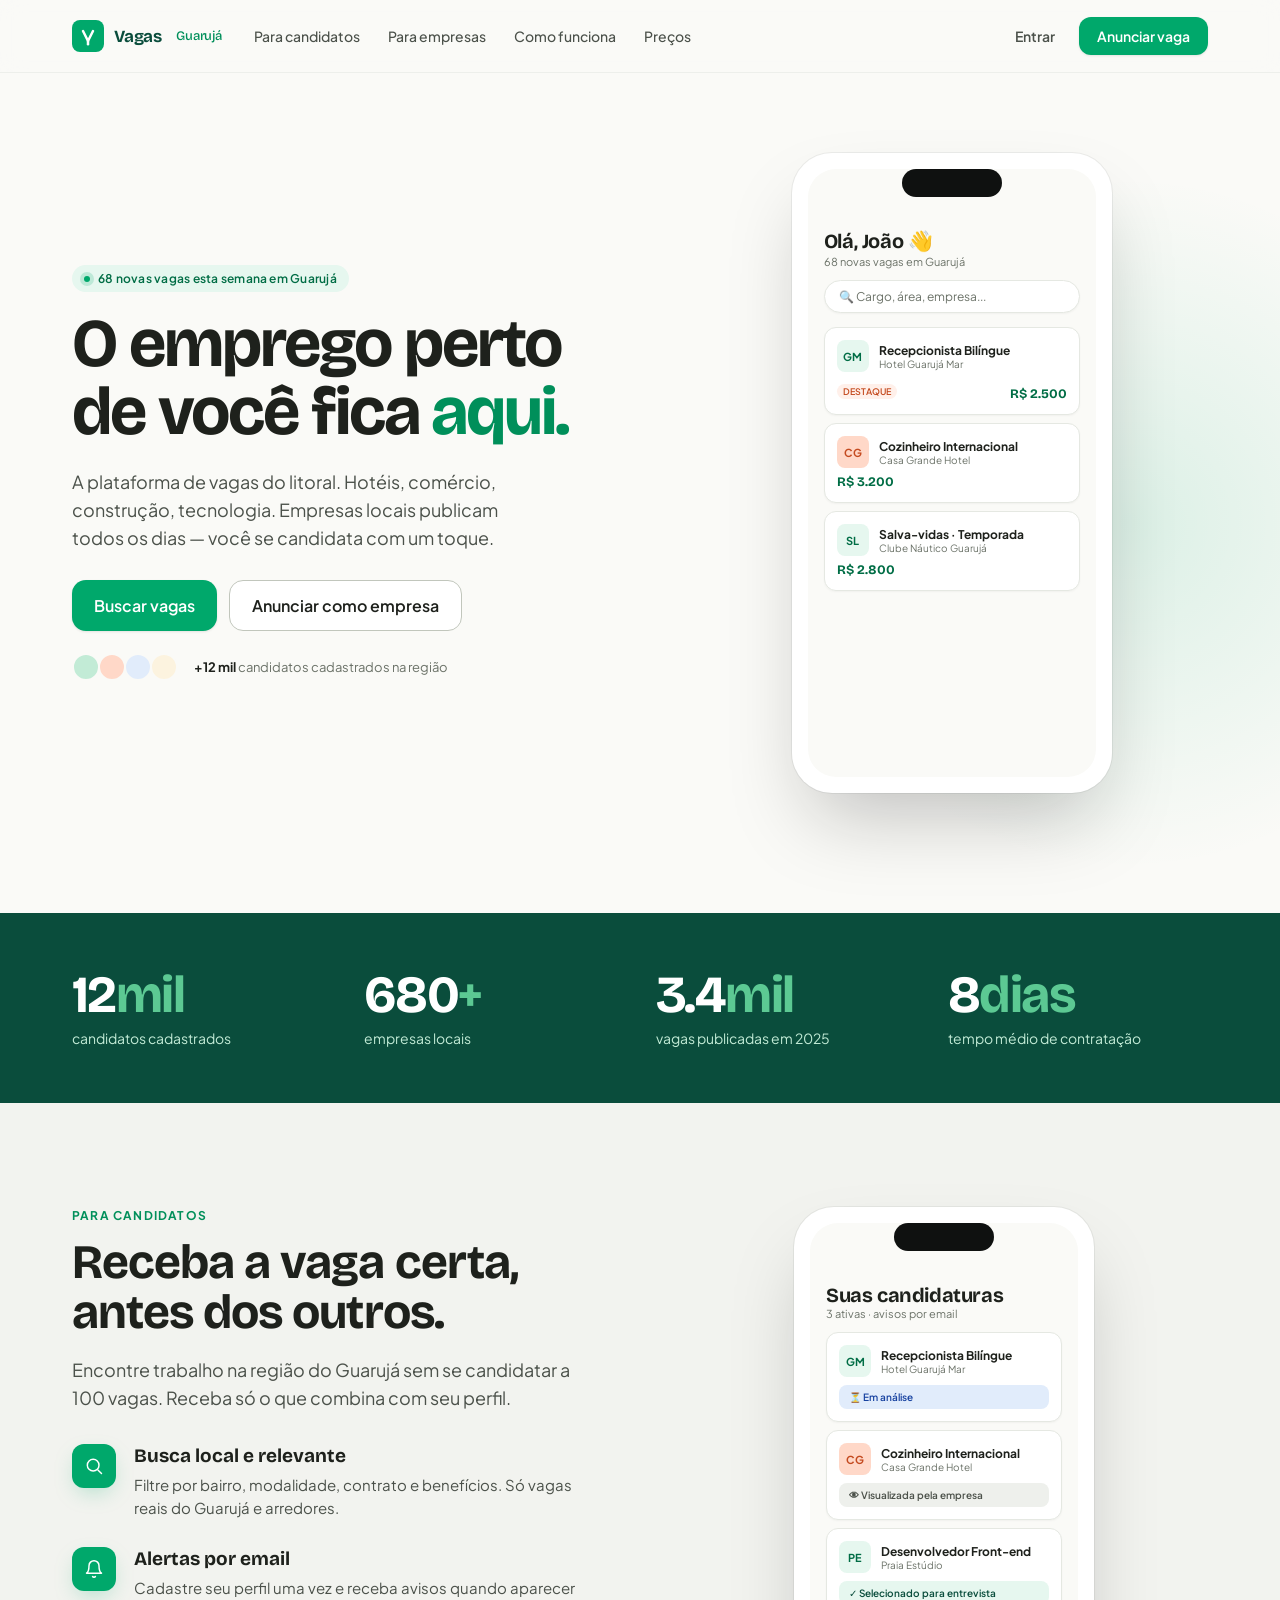
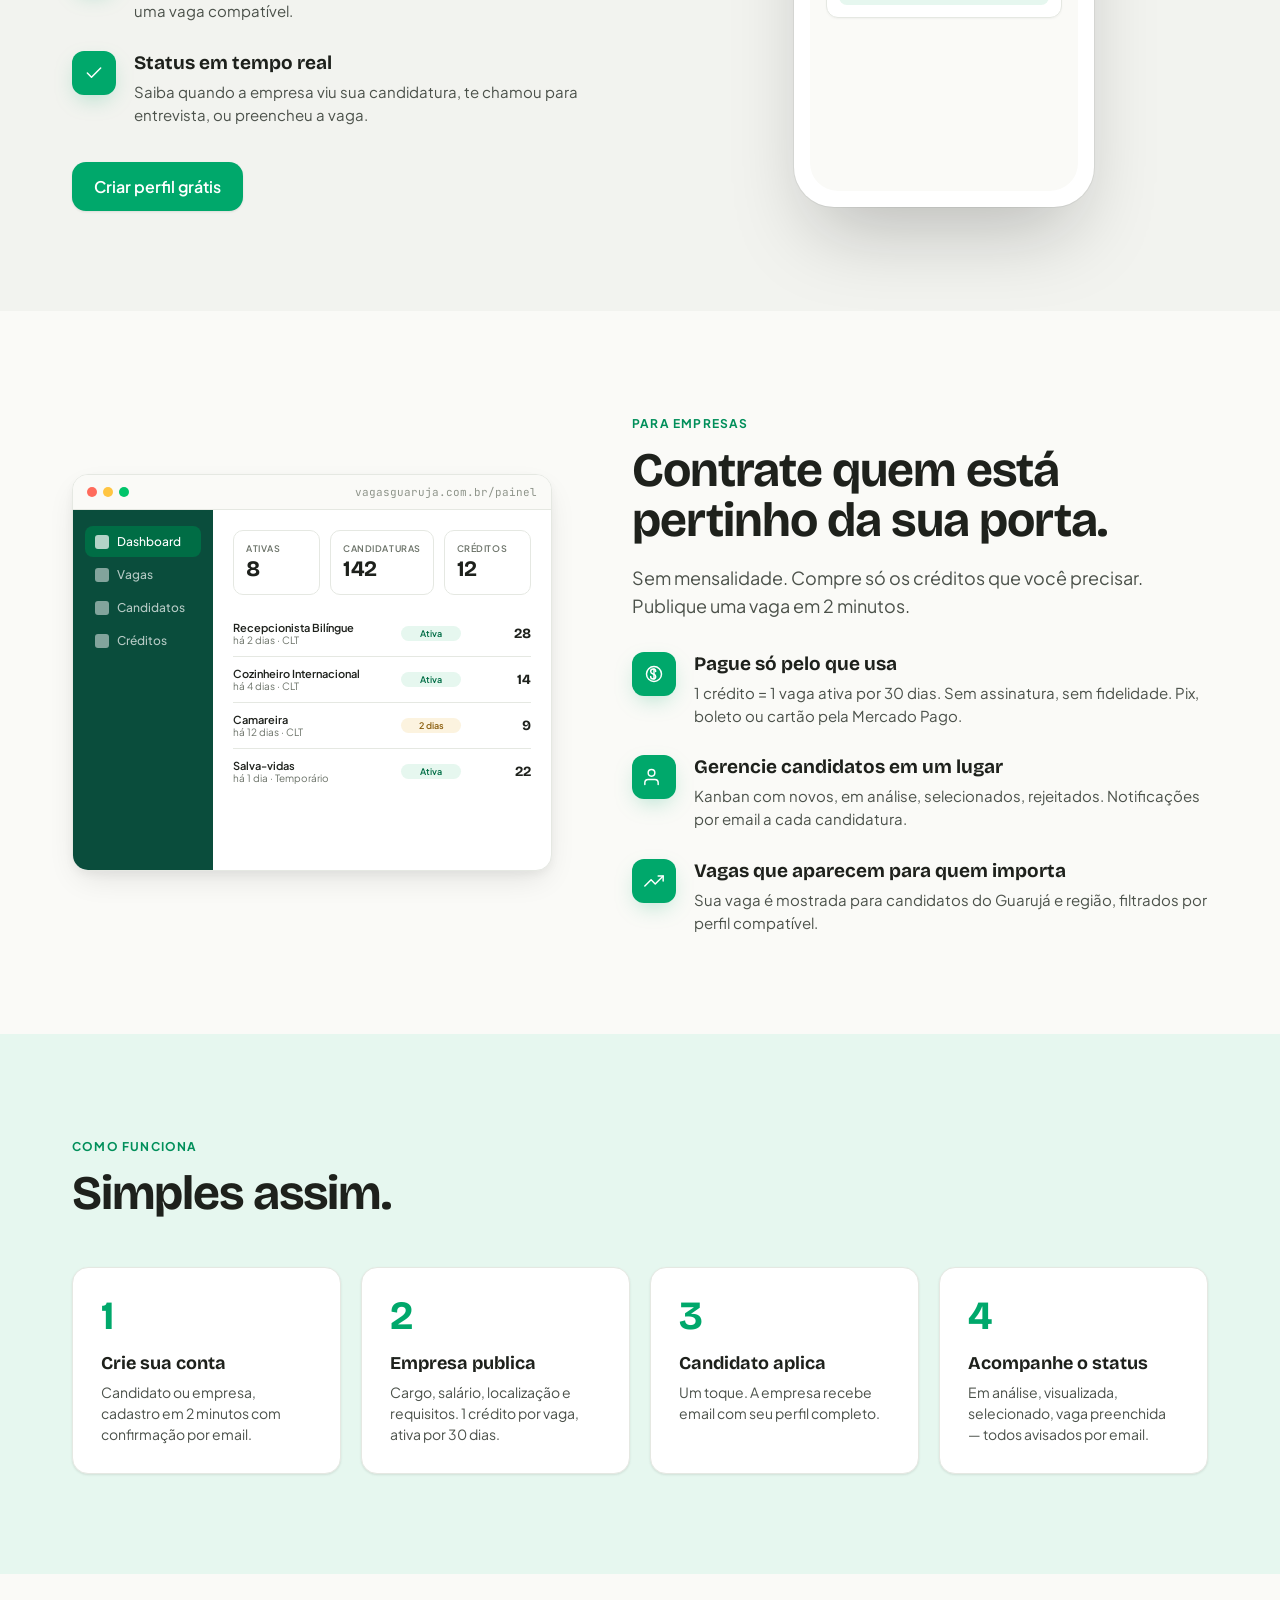
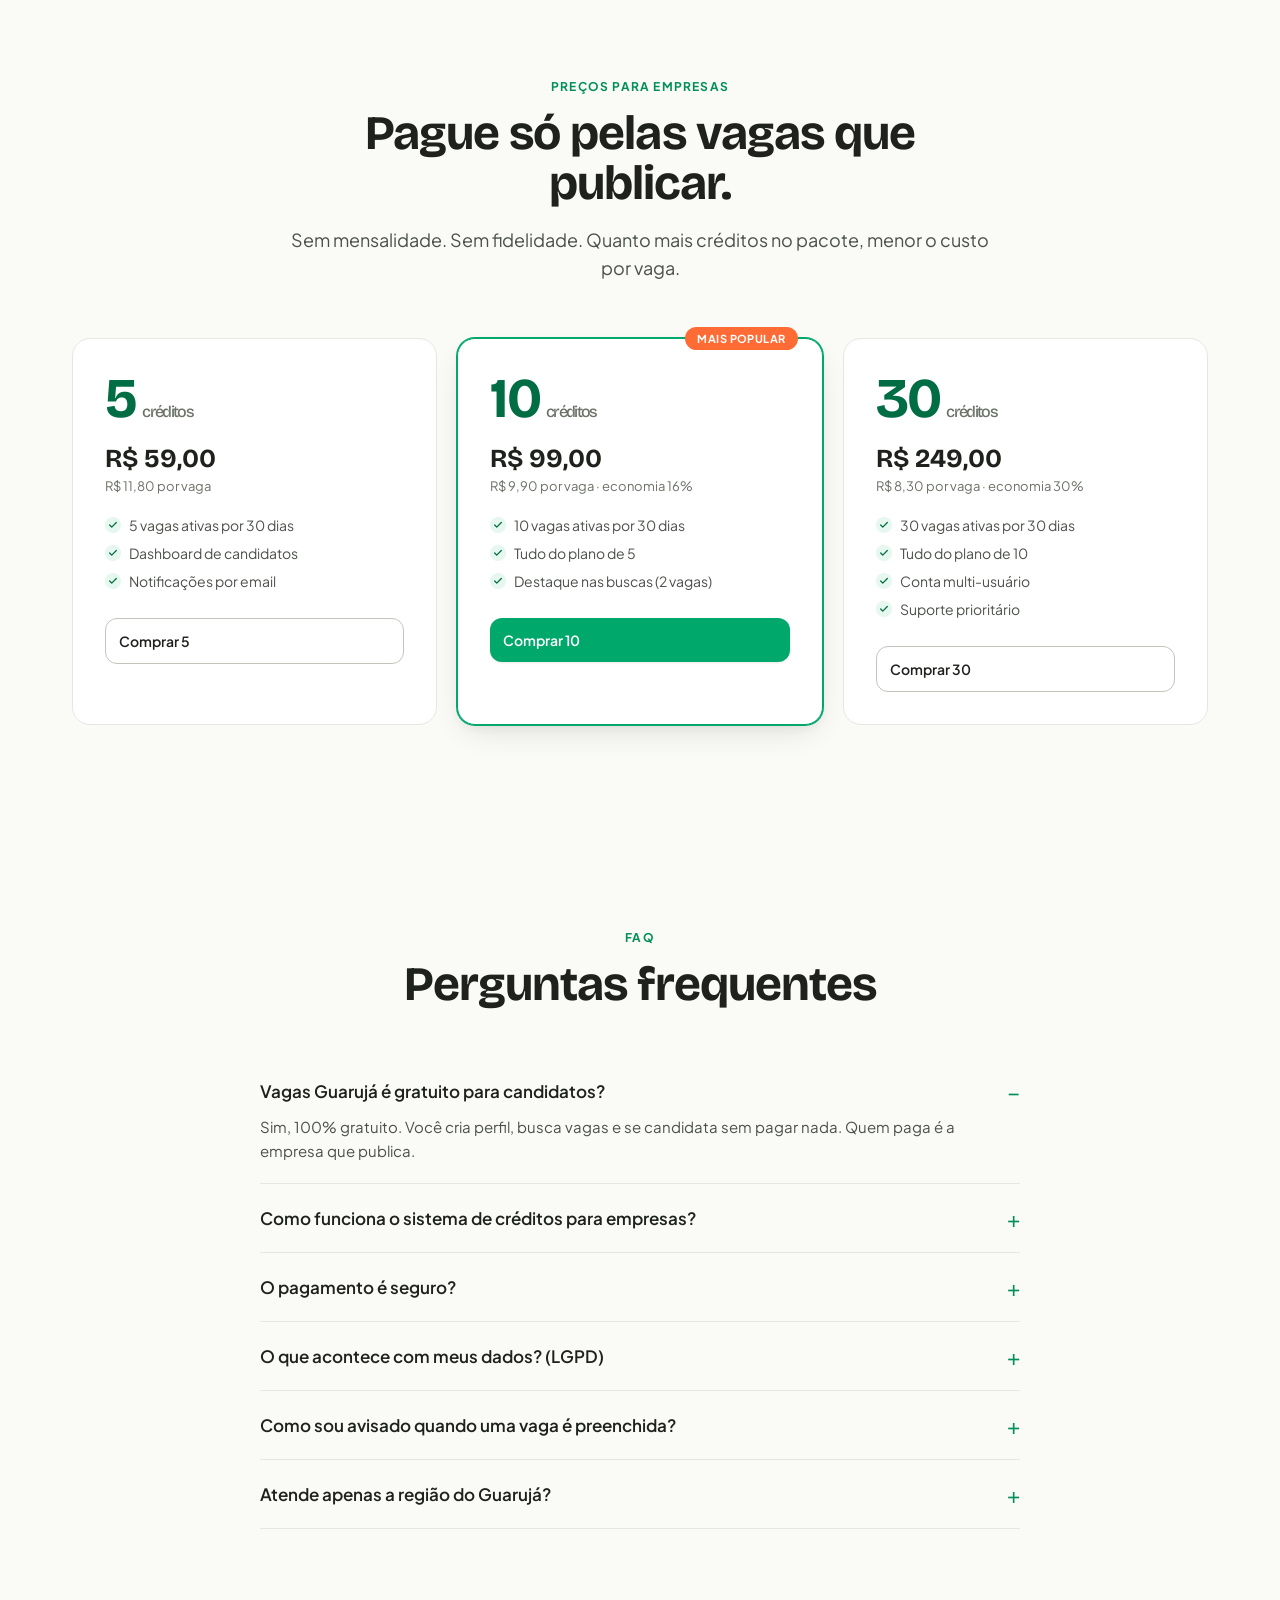
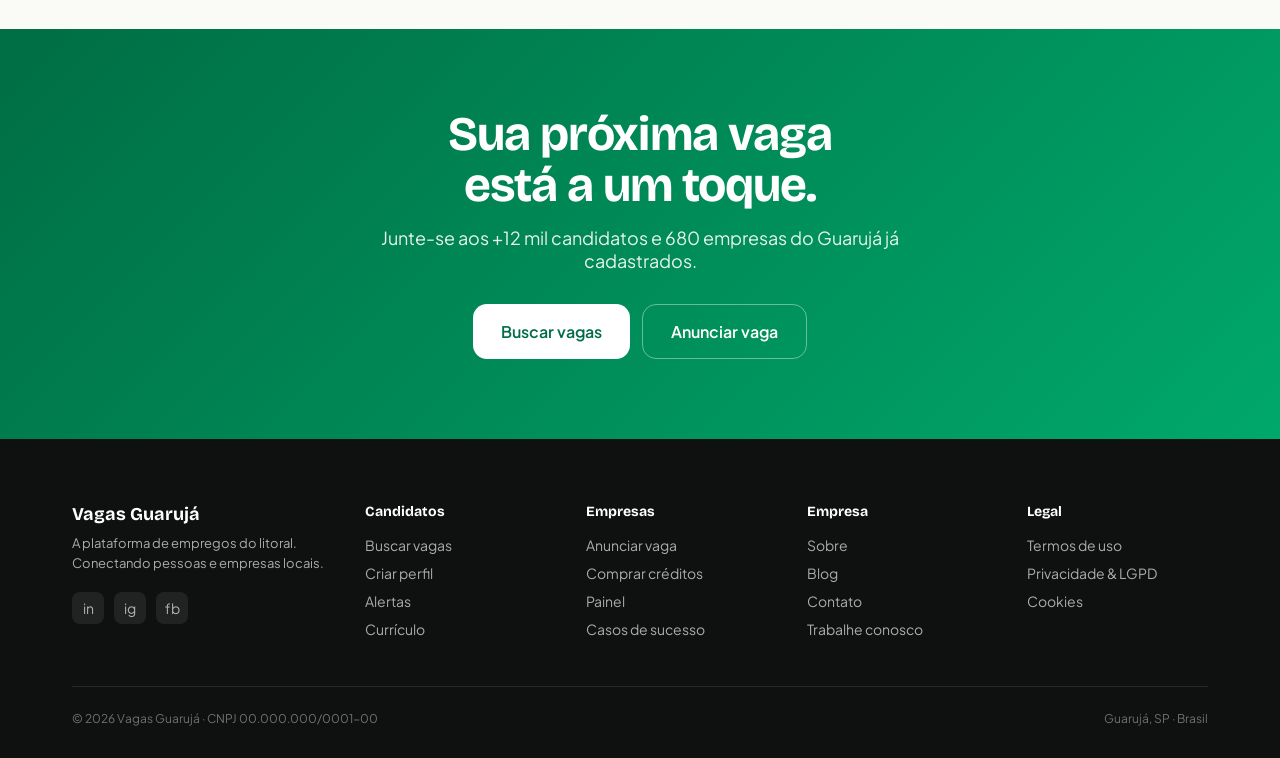
<file: design_handoff/ui_kits/landing/index.html>
<!doctype html>
<html lang="pt-BR">
<head>
<meta charset="utf-8">
<title>Vagas Guarujá · A plataforma de empregos do litoral</title>
<link rel="stylesheet" href="../../colors_and_type.css">
<template id="__bundler_thumbnail">
  <svg xmlns="http://www.w3.org/2000/svg" viewBox="0 0 200 200">
    <rect width="200" height="200" fill="#00A86B"/>
    <path d="M70 70 L100 140 L130 70" stroke="white" stroke-width="12" stroke-linecap="round" stroke-linejoin="round" fill="none"/>
    <path d="M100 140 L100 160" stroke="white" stroke-width="12" stroke-linecap="round"/>
    <circle cx="142" cy="80" r="9" fill="#FF6B35"/>
  </svg>
</template>
<style>
  html, body { margin: 0; padding: 0; background: var(--vg-bg); }
  body { font-family: var(--vg-font-body); color: var(--vg-fg-1); -webkit-font-smoothing: antialiased; }
  * { box-sizing: border-box; }
  button, a { font-family: inherit; cursor: pointer; text-decoration: none; color: inherit; }

  .container { max-width: 1200px; margin: 0 auto; padding: 0 32px; }

  /* ─── Header ─── */
  header { position: sticky; top: 0; z-index: 100; background: rgba(250,250,247,0.85); backdrop-filter: blur(12px); border-bottom: 1px solid rgba(229,232,226,0.6); }
  header .row { display: flex; align-items: center; gap: 32px; height: 72px; }
  header .logo { display: flex; align-items: center; gap: 10px; font-family: var(--vg-font-display); font-weight: 700; font-size: 17px; color: var(--vg-green-800); letter-spacing: -0.01em; }
  header .logo .mark { width: 32px; height: 32px; border-radius: 8px; background: var(--vg-green-500); display: flex; align-items: center; justify-content: center; }
  header .logo .sub { font-size: 13px; color: var(--vg-green-600); font-weight: 500; margin-left: 4px; }
  header nav { display: flex; gap: 28px; }
  header nav a { font-size: 14px; font-weight: 500; color: var(--vg-fg-2); }
  header nav a:hover { color: var(--vg-fg-1); }
  header .actions { margin-left: auto; display: flex; gap: 10px; align-items: center; }
  .btn { font-weight: 600; font-size: 14px; padding: 10px 18px; border-radius: 12px; border: none; display: inline-flex; align-items: center; gap: 8px; transition: all 180ms var(--vg-ease-out); }
  .btn-primary { background: var(--vg-green-500); color: white; box-shadow: var(--vg-shadow-sm); }
  .btn-primary:hover { background: var(--vg-green-600); box-shadow: var(--vg-shadow-md); transform: translateY(-1px); }
  .btn-secondary { background: white; color: var(--vg-fg-1); border: 1px solid var(--vg-border-strong); }
  .btn-secondary:hover { background: var(--vg-bg-alt); }
  .btn-ghost { background: transparent; color: var(--vg-fg-2); padding: 10px 14px; }
  .btn-ghost:hover { color: var(--vg-fg-1); }
  .btn-lg { padding: 14px 22px; font-size: 16px; border-radius: 14px; }

  /* ─── Hero ─── */
  .hero { padding: 80px 0 120px; position: relative; overflow: hidden; }
  .hero::before { content: ""; position: absolute; right: -200px; top: 100px; width: 700px; height: 700px; border-radius: 50%; background: radial-gradient(circle, rgba(0,168,107,0.12), transparent 70%); pointer-events: none; }
  .hero .grid { display: grid; grid-template-columns: 1.1fr 1fr; gap: 60px; align-items: center; position: relative; }
  .hero .eyebrow { display: inline-flex; align-items: center; gap: 8px; padding: 6px 12px; background: var(--vg-green-50); color: var(--vg-green-700); font-size: 12px; font-weight: 600; border-radius: 999px; letter-spacing: 0.02em; }
  .hero .eyebrow .dot { width: 6px; height: 6px; border-radius: 50%; background: var(--vg-green-500); box-shadow: 0 0 0 4px rgba(0,168,107,0.18); }
  .hero h1 { font-family: var(--vg-font-display); font-size: clamp(40px, 5.5vw, 68px); font-weight: 700; line-height: 1; letter-spacing: -0.03em; margin: 18px 0 22px; color: var(--vg-fg-1); }
  .hero h1 em { font-style: normal; color: var(--vg-green-600); }
  .hero .lead { font-size: 18px; line-height: 1.55; color: var(--vg-fg-2); max-width: 480px; }
  .hero .ctas { display: flex; gap: 12px; margin-top: 28px; }
  .hero .trust { display: flex; gap: 8px; align-items: center; margin-top: 22px; font-size: 13px; color: var(--vg-fg-3); }
  .hero .trust .av { width: 28px; height: 28px; border-radius: 50%; border: 2px solid var(--vg-bg); }
  .hero .trust .av:nth-child(1) { background: #C2EBD6; }
  .hero .trust .av:nth-child(2) { background: #FFD8C8; margin-left: -10px; }
  .hero .trust .av:nth-child(3) { background: #E1ECFB; margin-left: -10px; }
  .hero .trust .av:nth-child(4) { background: #FCF3DF; margin-left: -10px; }

  /* Phone mockup */
  .phone-mock { width: 320px; height: 640px; background: white; border-radius: 40px; padding: 16px; box-shadow: 0 40px 80px -20px rgba(15,17,16,0.25), 0 0 0 1px rgba(15,17,16,0.06); margin: 0 auto; position: relative; }
  .phone-mock::before { content: ""; position: absolute; top: 16px; left: 50%; transform: translateX(-50%); width: 100px; height: 28px; border-radius: 999px; background: #0F1110; z-index: 2; }
  .pm-screen { background: var(--vg-bg); border-radius: 28px; height: 100%; overflow: hidden; padding: 60px 16px 16px; }
  .pm-h1 { font-family: var(--vg-font-display); font-weight: 700; font-size: 20px; letter-spacing: -0.02em; margin-bottom: 2px; }
  .pm-sub { font-size: 11px; color: var(--vg-fg-3); margin-bottom: 12px; }
  .pm-search { background: white; border: 1px solid var(--vg-border); border-radius: 999px; padding: 8px 14px; font-size: 12px; color: var(--vg-fg-3); margin-bottom: 14px; box-shadow: var(--vg-shadow-xs); }
  .pm-job { background: white; border: 1px solid var(--vg-border); border-radius: 12px; padding: 12px; margin-bottom: 8px; box-shadow: var(--vg-shadow-xs); }
  .pm-job .h { display: flex; gap: 10px; align-items: center; }
  .pm-job .logo { width: 32px; height: 32px; border-radius: 8px; background: var(--vg-green-50); color: var(--vg-green-700); display: flex; align-items: center; justify-content: center; font-weight: 700; font-size: 11px; flex-shrink: 0; }
  .pm-job .t { font-weight: 700; font-size: 12px; }
  .pm-job .c { font-size: 10px; color: var(--vg-fg-3); }
  .pm-job .salary { font-family: var(--vg-font-display); font-weight: 700; color: var(--vg-green-700); font-size: 13px; margin-top: 6px; }
  .pm-job .tag { font-size: 9px; font-weight: 600; padding: 2px 6px; border-radius: 999px; background: var(--vg-coral-50); color: var(--vg-coral-700); display: inline-block; }

  /* ─── Stats strip ─── */
  .stats-strip { background: var(--vg-green-800); padding: 56px 0; color: white; }
  .stats-strip .row { display: grid; grid-template-columns: repeat(4, 1fr); gap: 32px; text-align: left; }
  .stats-strip .val { font-family: var(--vg-font-display); font-size: 52px; font-weight: 700; letter-spacing: -0.03em; line-height: 1; }
  .stats-strip .val span { color: var(--vg-green-300); }
  .stats-strip .lbl { font-size: 14px; color: var(--vg-green-100); margin-top: 8px; }

  /* ─── Section common ─── */
  section { padding: 100px 0; }
  .section-head { max-width: 720px; margin-bottom: 56px; }
  .section-head .eyebrow { display: inline-block; font-size: 12px; font-weight: 700; letter-spacing: 0.1em; text-transform: uppercase; color: var(--vg-green-600); margin-bottom: 14px; }
  .section-head h2 { font-family: var(--vg-font-display); font-size: clamp(32px, 4vw, 48px); font-weight: 700; line-height: 1.05; letter-spacing: -0.02em; margin: 0 0 18px; }
  .section-head p { font-size: 18px; line-height: 1.55; color: var(--vg-fg-2); margin: 0; }

  /* ─── For candidates ─── */
  .for-candidates { background: var(--vg-bg-alt); }
  .for-candidates .grid { display: grid; grid-template-columns: 1fr 1fr; gap: 80px; align-items: center; }
  .feature-list { display: flex; flex-direction: column; gap: 28px; }
  .feature { display: flex; gap: 18px; }
  .feature .ic { width: 44px; height: 44px; border-radius: 12px; background: var(--vg-green-500); color: white; display: flex; align-items: center; justify-content: center; flex-shrink: 0; box-shadow: var(--vg-shadow-brand); }
  .feature h4 { font-family: var(--vg-font-display); font-size: 19px; font-weight: 700; margin: 0 0 6px; }
  .feature p { margin: 0; color: var(--vg-fg-2); font-size: 15px; line-height: 1.55; }

  /* ─── For companies ─── */
  .for-companies .grid { display: grid; grid-template-columns: 1fr 1.2fr; gap: 80px; align-items: center; }
  .dashboard-mock { background: white; border-radius: 16px; box-shadow: var(--vg-shadow-lg); overflow: hidden; border: 1px solid var(--vg-border); }
  .dm-bar { background: var(--vg-bg); padding: 10px 14px; display: flex; align-items: center; gap: 6px; border-bottom: 1px solid var(--vg-border); }
  .dm-bar .dot { width: 10px; height: 10px; border-radius: 50%; background: var(--vg-ink-200); }
  .dm-body { display: grid; grid-template-columns: 140px 1fr; min-height: 360px; }
  .dm-side { background: var(--vg-green-800); padding: 16px 12px; color: white; }
  .dm-side .item { display: flex; align-items: center; gap: 8px; padding: 8px 10px; border-radius: 8px; font-size: 12px; font-weight: 500; margin-bottom: 2px; color: rgba(255,255,255,0.7); }
  .dm-side .item.on { background: var(--vg-green-700); color: white; }
  .dm-side .ic { width: 14px; height: 14px; border-radius: 3px; background: currentColor; opacity: 0.7; }
  .dm-content { padding: 20px; }
  .dm-stats { display: grid; grid-template-columns: repeat(3, 1fr); gap: 10px; margin-bottom: 16px; }
  .dm-stat { padding: 12px; border: 1px solid var(--vg-border); border-radius: 10px; }
  .dm-stat .l { font-size: 9px; font-weight: 600; color: var(--vg-fg-3); letter-spacing: 0.06em; text-transform: uppercase; }
  .dm-stat .v { font-family: var(--vg-font-display); font-weight: 700; font-size: 22px; letter-spacing: -0.02em; margin-top: 2px; }
  .dm-row { display: grid; grid-template-columns: 1fr 60px 60px; gap: 10px; padding: 10px 0; border-bottom: 1px solid var(--vg-border); font-size: 11px; align-items: center; }
  .dm-row:last-child { border: 0; }
  .dm-row .t { font-weight: 600; }
  .dm-row .m { color: var(--vg-fg-3); font-size: 10px; }
  .dm-row .pill { font-size: 9px; padding: 2px 7px; border-radius: 999px; background: var(--vg-green-50); color: var(--vg-green-700); font-weight: 600; text-align: center; }
  .dm-row .num { font-family: var(--vg-font-display); font-weight: 700; font-size: 14px; text-align: right; }

  /* ─── How it works ─── */
  .how { background: var(--vg-green-50); }
  .steps { display: grid; grid-template-columns: repeat(4, 1fr); gap: 20px; }
  .step { background: white; border-radius: 16px; padding: 28px; box-shadow: var(--vg-shadow-sm); border: 1px solid var(--vg-border); }
  .step .n { font-family: var(--vg-font-display); font-size: 40px; font-weight: 700; color: var(--vg-green-500); line-height: 1; margin-bottom: 16px; }
  .step h4 { font-family: var(--vg-font-display); font-size: 18px; font-weight: 700; margin: 0 0 8px; }
  .step p { margin: 0; color: var(--vg-fg-2); font-size: 14px; line-height: 1.5; }

  /* ─── Pricing ─── */
  .pricing .packs { display: grid; grid-template-columns: repeat(3, 1fr); gap: 20px; }
  .pack { background: white; border: 1.5px solid var(--vg-border); border-radius: 18px; padding: 32px; position: relative; }
  .pack.popular { border-color: var(--vg-green-500); box-shadow: 0 0 0 1px var(--vg-green-500), var(--vg-shadow-lg); }
  .pack .tag { position: absolute; top: -12px; right: 24px; background: var(--vg-coral-500); color: white; font-size: 11px; font-weight: 700; padding: 5px 12px; border-radius: 999px; letter-spacing: 0.04em; }
  .pack .credits { font-family: var(--vg-font-display); font-size: 56px; font-weight: 700; color: var(--vg-green-700); letter-spacing: -0.03em; line-height: 1; }
  .pack .credits small { font-size: 16px; color: var(--vg-fg-3); font-weight: 500; margin-left: 6px; }
  .pack .price { font-family: var(--vg-font-display); font-size: 26px; font-weight: 700; margin-top: 16px; }
  .pack .per { font-size: 13px; color: var(--vg-fg-3); margin-top: 4px; }
  .pack ul { list-style: none; padding: 0; margin: 22px 0 0; display: flex; flex-direction: column; gap: 10px; }
  .pack ul li { font-size: 14px; display: flex; align-items: center; gap: 8px; color: var(--vg-fg-2); }
  .pack ul li::before { content: ""; width: 16px; height: 16px; border-radius: 50%; background: var(--vg-green-50); color: var(--vg-green-700); display: inline-block; background-image: url("data:image/svg+xml,%3Csvg xmlns='http://www.w3.org/2000/svg' viewBox='0 0 24 24' fill='none' stroke='%23006D45' stroke-width='3' stroke-linecap='round' stroke-linejoin='round'%3E%3Cpolyline points='20 6 9 17 4 12'/%3E%3C/svg%3E"); background-size: 10px; background-position: center; background-repeat: no-repeat; flex-shrink: 0; }
  .pack button { width: 100%; margin-top: 28px; padding: 13px; }

  /* ─── FAQ ─── */
  .faq .list { max-width: 760px; margin: 0 auto; }
  .faq-item { border-bottom: 1px solid var(--vg-border); padding: 20px 0; }
  .faq-item summary { font-weight: 600; font-size: 17px; cursor: pointer; list-style: none; display: flex; justify-content: space-between; align-items: center; color: var(--vg-fg-1); }
  .faq-item summary::-webkit-details-marker { display: none; }
  .faq-item summary::after { content: "+"; font-size: 22px; color: var(--vg-green-600); font-weight: 400; }
  .faq-item[open] summary::after { content: "−"; }
  .faq-item p { color: var(--vg-fg-2); font-size: 15px; line-height: 1.6; margin: 10px 0 0; }

  /* ─── CTA banner ─── */
  .cta-banner { background: linear-gradient(135deg, var(--vg-green-700), var(--vg-green-500)); padding: 80px 0; color: white; text-align: center; position: relative; overflow: hidden; }
  .cta-banner h2 { font-family: var(--vg-font-display); font-size: 48px; font-weight: 700; letter-spacing: -0.02em; line-height: 1.05; margin: 0 0 16px; }
  .cta-banner p { font-size: 18px; opacity: 0.9; max-width: 600px; margin: 0 auto 32px; }
  .cta-banner .btn { padding: 16px 28px; font-size: 16px; border-radius: 14px; }

  /* ─── Footer ─── */
  footer { background: var(--vg-ink-900); color: rgba(255,255,255,0.65); padding: 64px 0 32px; font-size: 14px; }
  footer .row { display: grid; grid-template-columns: 1.4fr repeat(4, 1fr); gap: 40px; margin-bottom: 48px; }
  footer h5 { font-family: var(--vg-font-display); color: white; font-size: 14px; font-weight: 700; margin: 0 0 16px; }
  footer ul { list-style: none; padding: 0; margin: 0; display: flex; flex-direction: column; gap: 10px; }
  footer ul a { color: rgba(255,255,255,0.65); }
  footer ul a:hover { color: white; }
  footer .brand-block .name { color: white; font-family: var(--vg-font-display); font-weight: 700; font-size: 18px; margin-bottom: 8px; }
  footer .brand-block p { line-height: 1.55; max-width: 280px; margin: 0 0 18px; font-size: 13px; }
  footer .legal { border-top: 1px solid rgba(255,255,255,0.1); padding-top: 24px; display: flex; justify-content: space-between; font-size: 12px; color: rgba(255,255,255,0.4); }
</style>
</head>
<body>

<header>
  <div class="container row">
    <a class="logo" href="#">
      <span class="mark">
        <svg width="20" height="20" viewBox="0 0 24 24" fill="none" stroke="white" stroke-width="3" stroke-linecap="round" stroke-linejoin="round"><path d="M6 6 L12 18 L18 6"/><path d="M12 18 L12 22"/></svg>
      </span>
      Vagas<span class="sub">Guarujá</span>
    </a>
    <nav>
      <a href="#candidatos">Para candidatos</a>
      <a href="#empresas">Para empresas</a>
      <a href="#como">Como funciona</a>
      <a href="#precos">Preços</a>
    </nav>
    <div class="actions">
      <button class="btn btn-ghost">Entrar</button>
      <button class="btn btn-primary">Anunciar vaga</button>
    </div>
  </div>
</header>

<!-- HERO -->
<section class="hero">
  <div class="container grid">
    <div>
      <span class="eyebrow"><span class="dot"></span> 68 novas vagas esta semana em Guarujá</span>
      <h1>O emprego perto<br>de você fica <em>aqui.</em></h1>
      <p class="lead">A plataforma de vagas do litoral. Hotéis, comércio, construção, tecnologia. Empresas locais publicam todos os dias — você se candidata com um toque.</p>
      <div class="ctas">
        <button class="btn btn-primary btn-lg">Buscar vagas</button>
        <button class="btn btn-secondary btn-lg">Anunciar como empresa</button>
      </div>
      <div class="trust">
        <span class="av"></span><span class="av"></span><span class="av"></span><span class="av"></span>
        <span style="margin-left:8px"><b style="color:var(--vg-fg-1)">+12 mil</b> candidatos cadastrados na região</span>
      </div>
    </div>

    <div class="phone-mock">
      <div class="pm-screen">
        <div class="pm-h1">Olá, João 👋</div>
        <div class="pm-sub">68 novas vagas em Guarujá</div>
        <div class="pm-search">🔍  Cargo, área, empresa...</div>
        <div class="pm-job">
          <div class="h">
            <div class="logo">GM</div>
            <div style="flex:1">
              <div class="t">Recepcionista Bilíngue</div>
              <div class="c">Hotel Guarujá Mar</div>
            </div>
          </div>
          <div style="display:flex;justify-content:space-between;align-items:center;margin-top:8px">
            <span class="tag">DESTAQUE</span>
            <div class="salary">R$ 2.500</div>
          </div>
        </div>
        <div class="pm-job">
          <div class="h">
            <div class="logo" style="background:#FFD8C8;color:#C44A1F">CG</div>
            <div style="flex:1">
              <div class="t">Cozinheiro Internacional</div>
              <div class="c">Casa Grande Hotel</div>
            </div>
          </div>
          <div class="salary">R$ 3.200</div>
        </div>
        <div class="pm-job">
          <div class="h">
            <div class="logo">SL</div>
            <div style="flex:1">
              <div class="t">Salva-vidas · Temporada</div>
              <div class="c">Clube Náutico Guarujá</div>
            </div>
          </div>
          <div class="salary">R$ 2.800</div>
        </div>
      </div>
    </div>
  </div>
</section>

<!-- STATS -->
<section class="stats-strip" style="padding: 56px 0">
  <div class="container row">
    <div><div class="val">12<span>mil</span></div><div class="lbl">candidatos cadastrados</div></div>
    <div><div class="val">680<span>+</span></div><div class="lbl">empresas locais</div></div>
    <div><div class="val">3.4<span>mil</span></div><div class="lbl">vagas publicadas em 2025</div></div>
    <div><div class="val">8<span>dias</span></div><div class="lbl">tempo médio de contratação</div></div>
  </div>
</section>

<!-- CANDIDATOS -->
<section class="for-candidates" id="candidatos">
  <div class="container grid">
    <div>
      <div class="section-head" style="margin-bottom:32px">
        <span class="eyebrow">Para candidatos</span>
        <h2>Receba a vaga certa, antes dos outros.</h2>
        <p>Encontre trabalho na região do Guarujá sem se candidatar a 100 vagas. Receba só o que combina com seu perfil.</p>
      </div>
      <div class="feature-list">
        <div class="feature">
          <div class="ic">
            <svg width="20" height="20" viewBox="0 0 24 24" fill="none" stroke="white" stroke-width="1.75" stroke-linecap="round" stroke-linejoin="round"><circle cx="11" cy="11" r="7"/><path d="M21 21l-4.3-4.3"/></svg>
          </div>
          <div>
            <h4>Busca local e relevante</h4>
            <p>Filtre por bairro, modalidade, contrato e benefícios. Só vagas reais do Guarujá e arredores.</p>
          </div>
        </div>
        <div class="feature">
          <div class="ic">
            <svg width="20" height="20" viewBox="0 0 24 24" fill="none" stroke="white" stroke-width="1.75" stroke-linecap="round" stroke-linejoin="round"><path d="M18 8a6 6 0 0 0-12 0c0 7-3 9-3 9h18s-3-2-3-9"/><path d="M13.7 21a2 2 0 0 1-3.4 0"/></svg>
          </div>
          <div>
            <h4>Alertas por email</h4>
            <p>Cadastre seu perfil uma vez e receba avisos quando aparecer uma vaga compatível.</p>
          </div>
        </div>
        <div class="feature">
          <div class="ic">
            <svg width="20" height="20" viewBox="0 0 24 24" fill="none" stroke="white" stroke-width="1.75" stroke-linecap="round" stroke-linejoin="round"><polyline points="20 6 9 17 4 12"/></svg>
          </div>
          <div>
            <h4>Status em tempo real</h4>
            <p>Saiba quando a empresa viu sua candidatura, te chamou para entrevista, ou preencheu a vaga.</p>
          </div>
        </div>
      </div>
      <button class="btn btn-primary btn-lg" style="margin-top:36px">Criar perfil grátis</button>
    </div>
    <div>
      <div class="phone-mock" style="width: 300px; height: 600px">
        <div class="pm-screen">
          <div style="font-family:var(--vg-font-display);font-weight:700;font-size:20px;letter-spacing:-0.02em">Suas candidaturas</div>
          <div class="pm-sub">3 ativas · avisos por email</div>
          <div class="pm-job" style="margin-top:12px">
            <div class="h">
              <div class="logo">GM</div>
              <div style="flex:1">
                <div class="t">Recepcionista Bilíngue</div>
                <div class="c">Hotel Guarujá Mar</div>
              </div>
            </div>
            <div style="margin-top:8px;padding:6px 10px;border-radius:8px;background:var(--vg-info-bg);color:#1742A0;font-size:10px;font-weight:600">⏳  Em análise</div>
          </div>
          <div class="pm-job">
            <div class="h">
              <div class="logo" style="background:#FFD8C8;color:#C44A1F">CG</div>
              <div style="flex:1">
                <div class="t">Cozinheiro Internacional</div>
                <div class="c">Casa Grande Hotel</div>
              </div>
            </div>
            <div style="margin-top:8px;padding:6px 10px;border-radius:8px;background:var(--vg-ink-100);color:var(--vg-fg-2);font-size:10px;font-weight:600">👁  Visualizada pela empresa</div>
          </div>
          <div class="pm-job">
            <div class="h">
              <div class="logo">PE</div>
              <div style="flex:1">
                <div class="t">Desenvolvedor Front-end</div>
                <div class="c">Praia Estúdio</div>
              </div>
            </div>
            <div style="margin-top:8px;padding:6px 10px;border-radius:8px;background:var(--vg-success-bg);color:var(--vg-green-800);font-size:10px;font-weight:600">✓  Selecionado para entrevista</div>
          </div>
        </div>
      </div>
    </div>
  </div>
</section>

<!-- EMPRESAS -->
<section class="for-companies" id="empresas">
  <div class="container grid">
    <div class="dashboard-mock">
      <div class="dm-bar">
        <span class="dot" style="background:#FF6B5C"></span>
        <span class="dot" style="background:#FFC542"></span>
        <span class="dot" style="background:#00C46A"></span>
        <span style="margin-left:auto;font-family:var(--vg-font-mono);font-size:11px;color:var(--vg-fg-4)">vagasguaruja.com.br/painel</span>
      </div>
      <div class="dm-body">
        <div class="dm-side">
          <div class="item on"><span class="ic"></span>Dashboard</div>
          <div class="item"><span class="ic"></span>Vagas</div>
          <div class="item"><span class="ic"></span>Candidatos</div>
          <div class="item"><span class="ic"></span>Créditos</div>
        </div>
        <div class="dm-content">
          <div class="dm-stats">
            <div class="dm-stat"><div class="l">Ativas</div><div class="v">8</div></div>
            <div class="dm-stat"><div class="l">Candidaturas</div><div class="v">142</div></div>
            <div class="dm-stat"><div class="l">Créditos</div><div class="v">12</div></div>
          </div>
          <div class="dm-row">
            <div><div class="t">Recepcionista Bilíngue</div><div class="m">há 2 dias · CLT</div></div>
            <div class="pill">Ativa</div>
            <div class="num">28</div>
          </div>
          <div class="dm-row">
            <div><div class="t">Cozinheiro Internacional</div><div class="m">há 4 dias · CLT</div></div>
            <div class="pill">Ativa</div>
            <div class="num">14</div>
          </div>
          <div class="dm-row">
            <div><div class="t">Camareira</div><div class="m">há 12 dias · CLT</div></div>
            <div class="pill" style="background:var(--vg-warning-bg);color:#8C6010">2 dias</div>
            <div class="num">9</div>
          </div>
          <div class="dm-row">
            <div><div class="t">Salva-vidas</div><div class="m">há 1 dia · Temporário</div></div>
            <div class="pill">Ativa</div>
            <div class="num">22</div>
          </div>
        </div>
      </div>
    </div>
    <div>
      <div class="section-head" style="margin-bottom:32px">
        <span class="eyebrow">Para empresas</span>
        <h2>Contrate quem está pertinho da sua porta.</h2>
        <p>Sem mensalidade. Compre só os créditos que você precisar. Publique uma vaga em 2 minutos.</p>
      </div>
      <div class="feature-list">
        <div class="feature">
          <div class="ic">
            <svg width="20" height="20" viewBox="0 0 24 24" fill="none" stroke="white" stroke-width="1.75" stroke-linecap="round" stroke-linejoin="round"><circle cx="12" cy="12" r="9"/><path d="M14 9a3 3 0 0 0-6 0c0 4 6 2 6 6a3 3 0 0 1-6 0"/><path d="M12 6v12"/></svg>
          </div>
          <div>
            <h4>Pague só pelo que usa</h4>
            <p>1 crédito = 1 vaga ativa por 30 dias. Sem assinatura, sem fidelidade. Pix, boleto ou cartão pela Mercado Pago.</p>
          </div>
        </div>
        <div class="feature">
          <div class="ic">
            <svg width="20" height="20" viewBox="0 0 24 24" fill="none" stroke="white" stroke-width="1.75" stroke-linecap="round" stroke-linejoin="round"><path d="M17 21v-2a4 4 0 0 0-4-4H5a4 4 0 0 0-4 4v2"/><circle cx="9" cy="7" r="4"/></svg>
          </div>
          <div>
            <h4>Gerencie candidatos em um lugar</h4>
            <p>Kanban com novos, em análise, selecionados, rejeitados. Notificações por email a cada candidatura.</p>
          </div>
        </div>
        <div class="feature">
          <div class="ic">
            <svg width="20" height="20" viewBox="0 0 24 24" fill="none" stroke="white" stroke-width="1.75" stroke-linecap="round" stroke-linejoin="round"><polyline points="23 6 13.5 15.5 8.5 10.5 1 18"/><polyline points="17 6 23 6 23 12"/></svg>
          </div>
          <div>
            <h4>Vagas que aparecem para quem importa</h4>
            <p>Sua vaga é mostrada para candidatos do Guarujá e região, filtrados por perfil compatível.</p>
          </div>
        </div>
      </div>
    </div>
  </div>
</section>

<!-- COMO FUNCIONA -->
<section class="how" id="como">
  <div class="container">
    <div class="section-head" style="margin-bottom:48px">
      <span class="eyebrow">Como funciona</span>
      <h2>Simples assim.</h2>
    </div>
    <div class="steps">
      <div class="step">
        <div class="n">1</div>
        <h4>Crie sua conta</h4>
        <p>Candidato ou empresa, cadastro em 2 minutos com confirmação por email.</p>
      </div>
      <div class="step">
        <div class="n">2</div>
        <h4>Empresa publica</h4>
        <p>Cargo, salário, localização e requisitos. 1 crédito por vaga, ativa por 30 dias.</p>
      </div>
      <div class="step">
        <div class="n">3</div>
        <h4>Candidato aplica</h4>
        <p>Um toque. A empresa recebe email com seu perfil completo.</p>
      </div>
      <div class="step">
        <div class="n">4</div>
        <h4>Acompanhe o status</h4>
        <p>Em análise, visualizada, selecionado, vaga preenchida — todos avisados por email.</p>
      </div>
    </div>
  </div>
</section>

<!-- PRICING -->
<section class="pricing" id="precos">
  <div class="container">
    <div class="section-head" style="margin: 0 auto 56px; text-align: center">
      <span class="eyebrow">Preços para empresas</span>
      <h2>Pague só pelas vagas que publicar.</h2>
      <p>Sem mensalidade. Sem fidelidade. Quanto mais créditos no pacote, menor o custo por vaga.</p>
    </div>
    <div class="packs">
      <div class="pack">
        <div class="credits">5<small>créditos</small></div>
        <div class="price">R$ 59,00</div>
        <div class="per">R$ 11,80 por vaga</div>
        <ul>
          <li>5 vagas ativas por 30 dias</li>
          <li>Dashboard de candidatos</li>
          <li>Notificações por email</li>
        </ul>
        <button class="btn btn-secondary">Comprar 5</button>
      </div>
      <div class="pack popular">
        <span class="tag">MAIS POPULAR</span>
        <div class="credits">10<small>créditos</small></div>
        <div class="price">R$ 99,00</div>
        <div class="per">R$ 9,90 por vaga · economia 16%</div>
        <ul>
          <li>10 vagas ativas por 30 dias</li>
          <li>Tudo do plano de 5</li>
          <li>Destaque nas buscas (2 vagas)</li>
        </ul>
        <button class="btn btn-primary">Comprar 10</button>
      </div>
      <div class="pack">
        <div class="credits">30<small>créditos</small></div>
        <div class="price">R$ 249,00</div>
        <div class="per">R$ 8,30 por vaga · economia 30%</div>
        <ul>
          <li>30 vagas ativas por 30 dias</li>
          <li>Tudo do plano de 10</li>
          <li>Conta multi-usuário</li>
          <li>Suporte prioritário</li>
        </ul>
        <button class="btn btn-secondary">Comprar 30</button>
      </div>
    </div>
  </div>
</section>

<!-- FAQ -->
<section class="faq">
  <div class="container">
    <div class="section-head" style="margin: 0 auto 48px; text-align: center">
      <span class="eyebrow">FAQ</span>
      <h2>Perguntas frequentes</h2>
    </div>
    <div class="list">
      <details class="faq-item" open>
        <summary>Vagas Guarujá é gratuito para candidatos?</summary>
        <p>Sim, 100% gratuito. Você cria perfil, busca vagas e se candidata sem pagar nada. Quem paga é a empresa que publica.</p>
      </details>
      <details class="faq-item">
        <summary>Como funciona o sistema de créditos para empresas?</summary>
        <p>Cada crédito permite publicar 1 vaga, que fica ativa por 30 dias. Você compra um pacote (5, 10 ou 30), usa quando quiser e o saldo nunca expira.</p>
      </details>
      <details class="faq-item">
        <summary>O pagamento é seguro?</summary>
        <p>Sim. Todo o pagamento é processado pela Mercado Pago, com Pix, boleto ou cartão de crédito. Não armazenamos dados do cartão.</p>
      </details>
      <details class="faq-item">
        <summary>O que acontece com meus dados? (LGPD)</summary>
        <p>Seus dados são usados apenas para conectar você a empresas. Você pode visualizar, exportar e solicitar exclusão a qualquer momento no painel de privacidade.</p>
      </details>
      <details class="faq-item">
        <summary>Como sou avisado quando uma vaga é preenchida?</summary>
        <p>Você recebe um email automático quando a empresa marca a vaga como preenchida. O mesmo vale para mudanças de status na sua candidatura.</p>
      </details>
      <details class="faq-item">
        <summary>Atende apenas a região do Guarujá?</summary>
        <p>Foco principal é Guarujá, Vicente de Carvalho e Bertioga. Mas também recebemos vagas de Santos, São Vicente e cidades próximas da Baixada.</p>
      </details>
    </div>
  </div>
</section>

<!-- CTA banner -->
<section class="cta-banner">
  <div class="container">
    <h2>Sua próxima vaga<br>está a um toque.</h2>
    <p>Junte-se aos +12 mil candidatos e 680 empresas do Guarujá já cadastrados.</p>
    <div style="display:inline-flex; gap:12px;">
      <button class="btn btn-lg" style="background:white;color:var(--vg-green-700)">Buscar vagas</button>
      <button class="btn btn-lg" style="background:transparent;color:white;border:1.5px solid rgba(255,255,255,0.4)">Anunciar vaga</button>
    </div>
  </div>
</section>

<!-- FOOTER -->
<footer>
  <div class="container">
    <div class="row">
      <div class="brand-block">
        <div class="name">Vagas Guarujá</div>
        <p>A plataforma de empregos do litoral. Conectando pessoas e empresas locais.</p>
        <div style="display:flex;gap:10px">
          <span style="width:32px;height:32px;border-radius:8px;background:rgba(255,255,255,0.08);display:flex;align-items:center;justify-content:center">in</span>
          <span style="width:32px;height:32px;border-radius:8px;background:rgba(255,255,255,0.08);display:flex;align-items:center;justify-content:center">ig</span>
          <span style="width:32px;height:32px;border-radius:8px;background:rgba(255,255,255,0.08);display:flex;align-items:center;justify-content:center">fb</span>
        </div>
      </div>
      <div>
        <h5>Candidatos</h5>
        <ul>
          <li><a>Buscar vagas</a></li>
          <li><a>Criar perfil</a></li>
          <li><a>Alertas</a></li>
          <li><a>Currículo</a></li>
        </ul>
      </div>
      <div>
        <h5>Empresas</h5>
        <ul>
          <li><a>Anunciar vaga</a></li>
          <li><a>Comprar créditos</a></li>
          <li><a>Painel</a></li>
          <li><a>Casos de sucesso</a></li>
        </ul>
      </div>
      <div>
        <h5>Empresa</h5>
        <ul>
          <li><a>Sobre</a></li>
          <li><a>Blog</a></li>
          <li><a>Contato</a></li>
          <li><a>Trabalhe conosco</a></li>
        </ul>
      </div>
      <div>
        <h5>Legal</h5>
        <ul>
          <li><a>Termos de uso</a></li>
          <li><a>Privacidade & LGPD</a></li>
          <li><a>Cookies</a></li>
        </ul>
      </div>
    </div>
    <div class="legal">
      <div>© 2026 Vagas Guarujá · CNPJ 00.000.000/0001-00</div>
      <div>Guarujá, SP · Brasil</div>
    </div>
  </div>
</footer>

</body>
</html>
</file>
<file: design_handoff/colors_and_type.css>
/* ============================================================
   Vagas Guarujá — Foundations
   Colors, type, spacing, radii, shadows, motion
   ============================================================ */

/* Fonts via Google Fonts (substitutions — see README) */
@import url('https://fonts.googleapis.com/css2?family=Bricolage+Grotesque:opsz,wght@12..96,400;12..96,500;12..96,600;12..96,700;12..96,800&family=Plus+Jakarta+Sans:wght@300;400;500;600;700;800&family=JetBrains+Mono:wght@400;500;600&display=swap');

:root {
  /* ---------- Color: Brand ---------- */
  --vg-green-50:  #E6F7EF;
  --vg-green-100: #C2EBD6;
  --vg-green-200: #8FDAB5;
  --vg-green-300: #5CC993;
  --vg-green-400: #2DBA79;
  --vg-green-500: #00A86B;  /* PRIMARY */
  --vg-green-600: #008F5A;
  --vg-green-700: #006D45;
  --vg-green-800: #0A4D3C;  /* DEEP — used for headings on dark, brand wordmark */
  --vg-green-900: #042E22;

  /* ---------- Color: Accent (Coral — Guarujá costa, energia) ---------- */
  --vg-coral-50:  #FFF0EA;
  --vg-coral-100: #FFD8C8;
  --vg-coral-300: #FF9B7A;
  --vg-coral-500: #FF6B35;  /* ACCENT — used sparingly: highlight badges, premium */
  --vg-coral-700: #C44A1F;

  /* ---------- Color: Neutrals (warm-cool gray, slight olive) ---------- */
  --vg-ink-50:  #F7F8F6;
  --vg-ink-100: #EEF0EC;
  --vg-ink-200: #DDE0DA;
  --vg-ink-300: #C1C6BC;
  --vg-ink-400: #8E948A;
  --vg-ink-500: #6B7268;
  --vg-ink-600: #4B514A;
  --vg-ink-700: #32362F;
  --vg-ink-800: #1E211C;
  --vg-ink-900: #0F1110;

  /* ---------- Color: Semantic (alerts) ---------- */
  --vg-success: #00A86B;
  --vg-success-bg: #E6F7EF;
  --vg-warning: #E8A833;
  --vg-warning-bg: #FCF3DF;
  --vg-danger:  #D9434E;
  --vg-danger-bg:  #FCE7E8;
  --vg-info:    #2563D9;
  --vg-info-bg: #E1ECFB;

  /* ---------- Surfaces / FG / BG ---------- */
  --vg-bg:        #FAFAF7;   /* page background — slight warm off-white */
  --vg-bg-alt:    #F2F3EF;   /* alt sections, banners */
  --vg-surface:   #FFFFFF;   /* cards */
  --vg-surface-2: #F7F8F6;   /* nested cards / muted blocks */
  --vg-border:    #E5E8E2;
  --vg-border-strong: #C1C6BC;

  --vg-fg-1: #1E211C;        /* primary text */
  --vg-fg-2: #4B514A;        /* secondary text */
  --vg-fg-3: #6B7268;        /* tertiary / meta */
  --vg-fg-4: #8E948A;        /* placeholder, disabled */
  --vg-fg-inverse: #FFFFFF;
  --vg-fg-brand: #006D45;    /* brand-colored text (links, brand mentions) */

  /* ---------- Typography ---------- */
  --vg-font-display: 'Bricolage Grotesque', 'Plus Jakarta Sans', system-ui, sans-serif;
  --vg-font-body:    'Plus Jakarta Sans', system-ui, -apple-system, 'Segoe UI', sans-serif;
  --vg-font-mono:    'JetBrains Mono', ui-monospace, 'SF Mono', Menlo, monospace;

  /* Type scale (rem-based, 16px root) */
  --vg-text-2xs: 0.6875rem; /* 11 */
  --vg-text-xs:  0.75rem;   /* 12 */
  --vg-text-sm:  0.875rem;  /* 14 */
  --vg-text-base:1rem;      /* 16 */
  --vg-text-md:  1.125rem;  /* 18 */
  --vg-text-lg:  1.25rem;   /* 20 */
  --vg-text-xl:  1.5rem;    /* 24 */
  --vg-text-2xl: 1.875rem;  /* 30 */
  --vg-text-3xl: 2.25rem;   /* 36 */
  --vg-text-4xl: 3rem;      /* 48 */
  --vg-text-5xl: 3.75rem;   /* 60 */
  --vg-text-6xl: 4.5rem;    /* 72 */

  --vg-leading-tight: 1.1;
  --vg-leading-snug:  1.25;
  --vg-leading-normal: 1.5;
  --vg-leading-relaxed: 1.65;

  --vg-track-tight: -0.02em;
  --vg-track-normal: 0;
  --vg-track-wide:  0.04em;

  /* ---------- Spacing (4px base) ---------- */
  --vg-space-0:  0;
  --vg-space-1:  0.25rem;   /* 4 */
  --vg-space-2:  0.5rem;    /* 8 */
  --vg-space-3:  0.75rem;   /* 12 */
  --vg-space-4:  1rem;      /* 16 */
  --vg-space-5:  1.25rem;   /* 20 */
  --vg-space-6:  1.5rem;    /* 24 */
  --vg-space-8:  2rem;      /* 32 */
  --vg-space-10: 2.5rem;    /* 40 */
  --vg-space-12: 3rem;      /* 48 */
  --vg-space-16: 4rem;      /* 64 */
  --vg-space-20: 5rem;      /* 80 */
  --vg-space-24: 6rem;      /* 96 */

  /* ---------- Radii ---------- */
  --vg-radius-xs: 4px;
  --vg-radius-sm: 8px;
  --vg-radius-md: 12px;   /* default — cards, inputs */
  --vg-radius-lg: 16px;   /* hero cards, large panels */
  --vg-radius-xl: 24px;
  --vg-radius-pill: 999px;

  /* ---------- Shadows (subtle, warm tint) ---------- */
  --vg-shadow-xs: 0 1px 2px rgba(15, 17, 16, 0.04);
  --vg-shadow-sm: 0 1px 3px rgba(15, 17, 16, 0.06), 0 1px 2px rgba(15, 17, 16, 0.04);
  --vg-shadow-md: 0 4px 12px -2px rgba(15, 17, 16, 0.08), 0 2px 4px rgba(15, 17, 16, 0.04);
  --vg-shadow-lg: 0 12px 32px -8px rgba(15, 17, 16, 0.12), 0 4px 8px rgba(15, 17, 16, 0.04);
  --vg-shadow-xl: 0 24px 56px -12px rgba(15, 17, 16, 0.18);
  --vg-shadow-brand: 0 8px 24px -8px rgba(0, 168, 107, 0.4);
  --vg-shadow-inset: inset 0 1px 0 rgba(255, 255, 255, 0.6);

  /* ---------- Motion ---------- */
  --vg-ease-out: cubic-bezier(0.22, 1, 0.36, 1);
  --vg-ease-spring: cubic-bezier(0.34, 1.56, 0.64, 1);
  --vg-ease-standard: cubic-bezier(0.4, 0, 0.2, 1);
  --vg-dur-fast: 120ms;
  --vg-dur-base: 200ms;
  --vg-dur-slow: 320ms;
}

/* ============================================================
   Semantic typography classes — direct mapping
   ============================================================ */

.vg-display-1 {
  font-family: var(--vg-font-display);
  font-size: clamp(2.5rem, 5vw, var(--vg-text-6xl));
  font-weight: 700;
  line-height: var(--vg-leading-tight);
  letter-spacing: var(--vg-track-tight);
  color: var(--vg-fg-1);
}

.vg-display-2 {
  font-family: var(--vg-font-display);
  font-size: clamp(2rem, 4vw, var(--vg-text-5xl));
  font-weight: 700;
  line-height: var(--vg-leading-tight);
  letter-spacing: var(--vg-track-tight);
  color: var(--vg-fg-1);
}

.vg-h1 {
  font-family: var(--vg-font-display);
  font-size: var(--vg-text-3xl);
  font-weight: 700;
  line-height: var(--vg-leading-snug);
  letter-spacing: var(--vg-track-tight);
  color: var(--vg-fg-1);
}

.vg-h2 {
  font-family: var(--vg-font-display);
  font-size: var(--vg-text-2xl);
  font-weight: 600;
  line-height: var(--vg-leading-snug);
  color: var(--vg-fg-1);
}

.vg-h3 {
  font-family: var(--vg-font-display);
  font-size: var(--vg-text-xl);
  font-weight: 600;
  line-height: var(--vg-leading-snug);
  color: var(--vg-fg-1);
}

.vg-h4 {
  font-family: var(--vg-font-body);
  font-size: var(--vg-text-md);
  font-weight: 600;
  line-height: var(--vg-leading-snug);
  color: var(--vg-fg-1);
}

.vg-body {
  font-family: var(--vg-font-body);
  font-size: var(--vg-text-base);
  font-weight: 400;
  line-height: var(--vg-leading-relaxed);
  color: var(--vg-fg-1);
}

.vg-body-sm {
  font-family: var(--vg-font-body);
  font-size: var(--vg-text-sm);
  font-weight: 400;
  line-height: var(--vg-leading-normal);
  color: var(--vg-fg-2);
}

.vg-meta {
  font-family: var(--vg-font-body);
  font-size: var(--vg-text-xs);
  font-weight: 500;
  line-height: var(--vg-leading-normal);
  letter-spacing: var(--vg-track-wide);
  text-transform: uppercase;
  color: var(--vg-fg-3);
}

.vg-label {
  font-family: var(--vg-font-body);
  font-size: var(--vg-text-sm);
  font-weight: 600;
  line-height: var(--vg-leading-normal);
  color: var(--vg-fg-1);
}

.vg-mono {
  font-family: var(--vg-font-mono);
  font-size: var(--vg-text-sm);
  font-weight: 500;
  color: var(--vg-fg-2);
}

/* Page-level resets used by previews */
.vg-page {
  font-family: var(--vg-font-body);
  color: var(--vg-fg-1);
  background: var(--vg-bg);
  -webkit-font-smoothing: antialiased;
  font-feature-settings: 'ss01', 'cv11';
}
</file>
